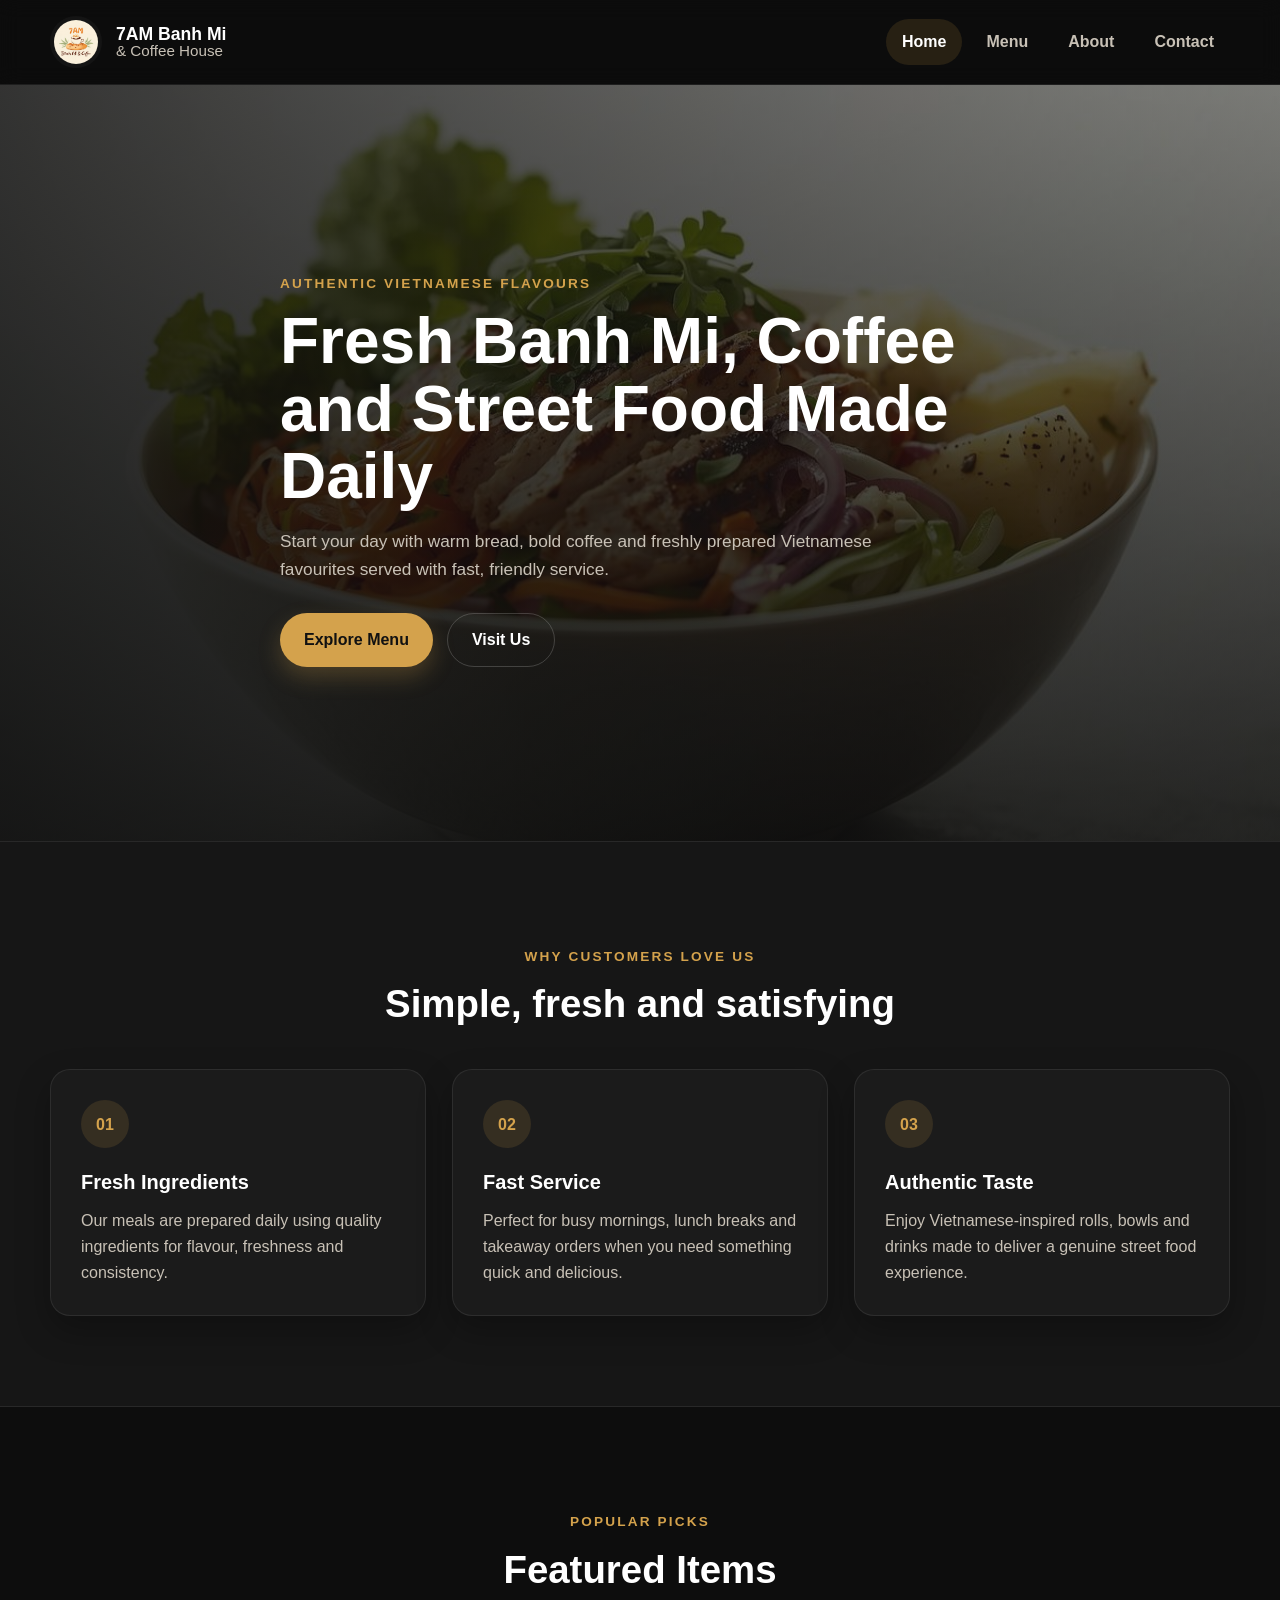
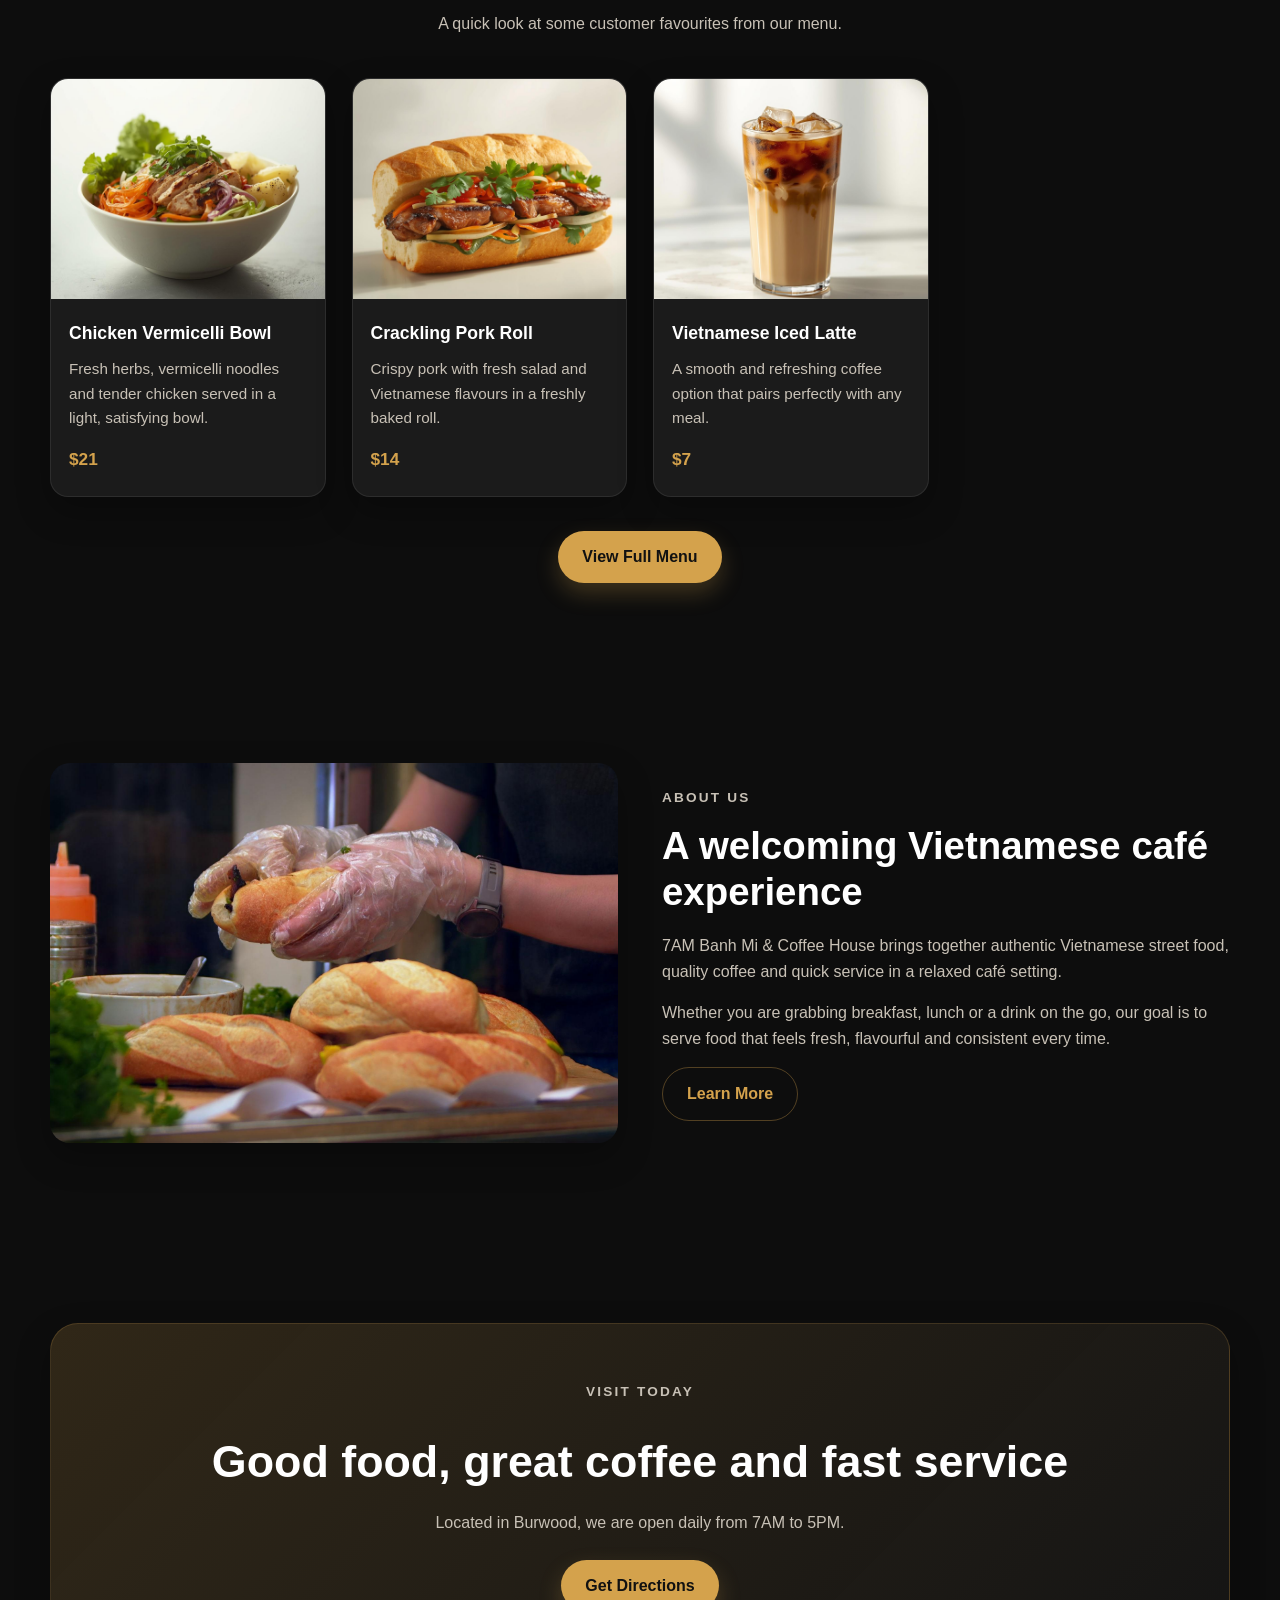
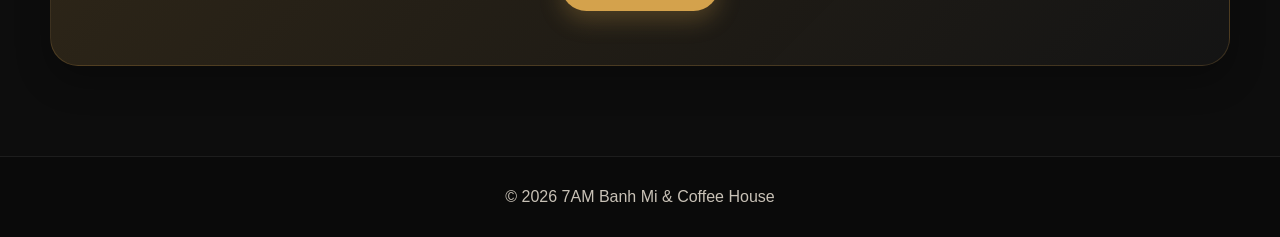
<file: index.html>
<!DOCTYPE html>
<html lang="en">
<head>
<meta charset="UTF-8">
<meta name="viewport" content="width=device-width, initial-scale=1.0">
<title>7AM Banh Mi & Coffee House</title>
<link rel="stylesheet" href="css/styles.css">
</head>

<body>

<header class="header">
    <div class="container nav-container">
        <a href="index.html" class="brand">
            <img src="images/logo.png" alt="7AM Banh Mi & Coffee House logo">
            <div class="brand-text">
                <span class="brand-title">7AM Banh Mi</span>
                <span class="brand-subtitle">& Coffee House</span>
            </div>
        </a>

        <nav class="nav">
            <a href="index.html" class="active">Home</a>
            <a href="menu.html">Menu</a>
            <a href="about.html">About</a>
            <a href="contact.html">Contact</a>
        </nav>
    </div>
</header>

<main>
    <section class="hero">
        <div class="hero-overlay"></div>
        <div class="container hero-content">
            <p class="eyebrow">Authentic Vietnamese flavours</p>
            <h1>Fresh Banh Mi, Coffee and Street Food Made Daily</h1>
            <p class="hero-description">
                Start your day with warm bread, bold coffee and freshly prepared Vietnamese favourites
                served with fast, friendly service.
            </p>

            <div class="hero-buttons">
                <a href="menu.html" class="btn">Explore Menu</a>
                <a href="contact.html" class="btn btn-secondary">Visit Us</a>
            </div>
        </div>
    </section>

    <section class="features section">
        <div class="container">
            <div class="section-heading">
                <p class="eyebrow">Why customers love us</p>
                <h2 class="section-title">Simple, fresh and satisfying</h2>
            </div>

            <div class="feature-grid">
                <div class="feature-box">
                    <div class="feature-icon">01</div>
                    <h3>Fresh Ingredients</h3>
                    <p>Our meals are prepared daily using quality ingredients for flavour, freshness and consistency.</p>
                </div>

                <div class="feature-box">
                    <div class="feature-icon">02</div>
                    <h3>Fast Service</h3>
                    <p>Perfect for busy mornings, lunch breaks and takeaway orders when you need something quick and delicious.</p>
                </div>

                <div class="feature-box">
                    <div class="feature-icon">03</div>
                    <h3>Authentic Taste</h3>
                    <p>Enjoy Vietnamese-inspired rolls, bowls and drinks made to deliver a genuine street food experience.</p>
                </div>
            </div>
        </div>
    </section>

    <section class="menu-preview section">
        <div class="container">
            <div class="section-heading">
                <p class="eyebrow">Popular picks</p>
                <h2 class="section-title">Featured Items</h2>
                <p class="section-text">
                    A quick look at some customer favourites from our menu.
                </p>
            </div>

            <div class="menu-grid">
                <article class="menu-item">
                    <img src="images/item1.jpg" alt="Chicken Vermicelli Bowl">
                    <div class="menu-item-content">
                        <h3>Chicken Vermicelli Bowl</h3>
                        <p>Fresh herbs, vermicelli noodles and tender chicken served in a light, satisfying bowl.</p>
                        <span>$21</span>
                    </div>
                </article>

                <article class="menu-item">
                    <img src="images/item8.jpg" alt="Crackling Pork Roll">
                    <div class="menu-item-content">
                        <h3>Crackling Pork Roll</h3>
                        <p>Crispy pork with fresh salad and Vietnamese flavours in a freshly baked roll.</p>
                        <span>$14</span>
                    </div>
                </article>

                <article class="menu-item">
                    <img src="images/item26.jpg" alt="Vietnamese Iced Latte">
                    <div class="menu-item-content">
                        <h3>Vietnamese Iced Latte</h3>
                        <p>A smooth and refreshing coffee option that pairs perfectly with any meal.</p>
                        <span>$7</span>
                    </div>
                </article>
            </div>

            <div class="section-action">
                <a href="menu.html" class="btn">View Full Menu</a>
            </div>
        </div>
    </section>

    <section class="home-about section">
        <div class="container split-layout">
            <div class="split-image">
                <img src="images/aboutus.jpg" alt="Preparation of banh mi">
            </div>

            <div class="split-content">
                <p class="eyebrow">About us</p>
                <h2 class="section-title left">A welcoming Vietnamese café experience</h2>
                <p>
                    7AM Banh Mi & Coffee House brings together authentic Vietnamese street food,
                    quality coffee and quick service in a relaxed café setting.
                </p>
                <p>
                    Whether you are grabbing breakfast, lunch or a drink on the go, our goal is
                    to serve food that feels fresh, flavourful and consistent every time.
                </p>
                <a href="about.html" class="btn btn-outline">Learn More</a>
            </div>
        </div>
    </section>

    <section class="cta section">
        <div class="container cta-box">
            <p class="eyebrow">Visit today</p>
            <h2>Good food, great coffee and fast service</h2>
            <p>Located in Burwood, we are open daily from 7AM to 5PM.</p>
            <a href="contact.html" class="btn">Get Directions</a>
        </div>
    </section>
</main>

<footer class="footer">
    <div class="container footer-content">
        <p>© 2026 7AM Banh Mi & Coffee House</p>
    </div>
</footer>

</body>
</html>
</file>
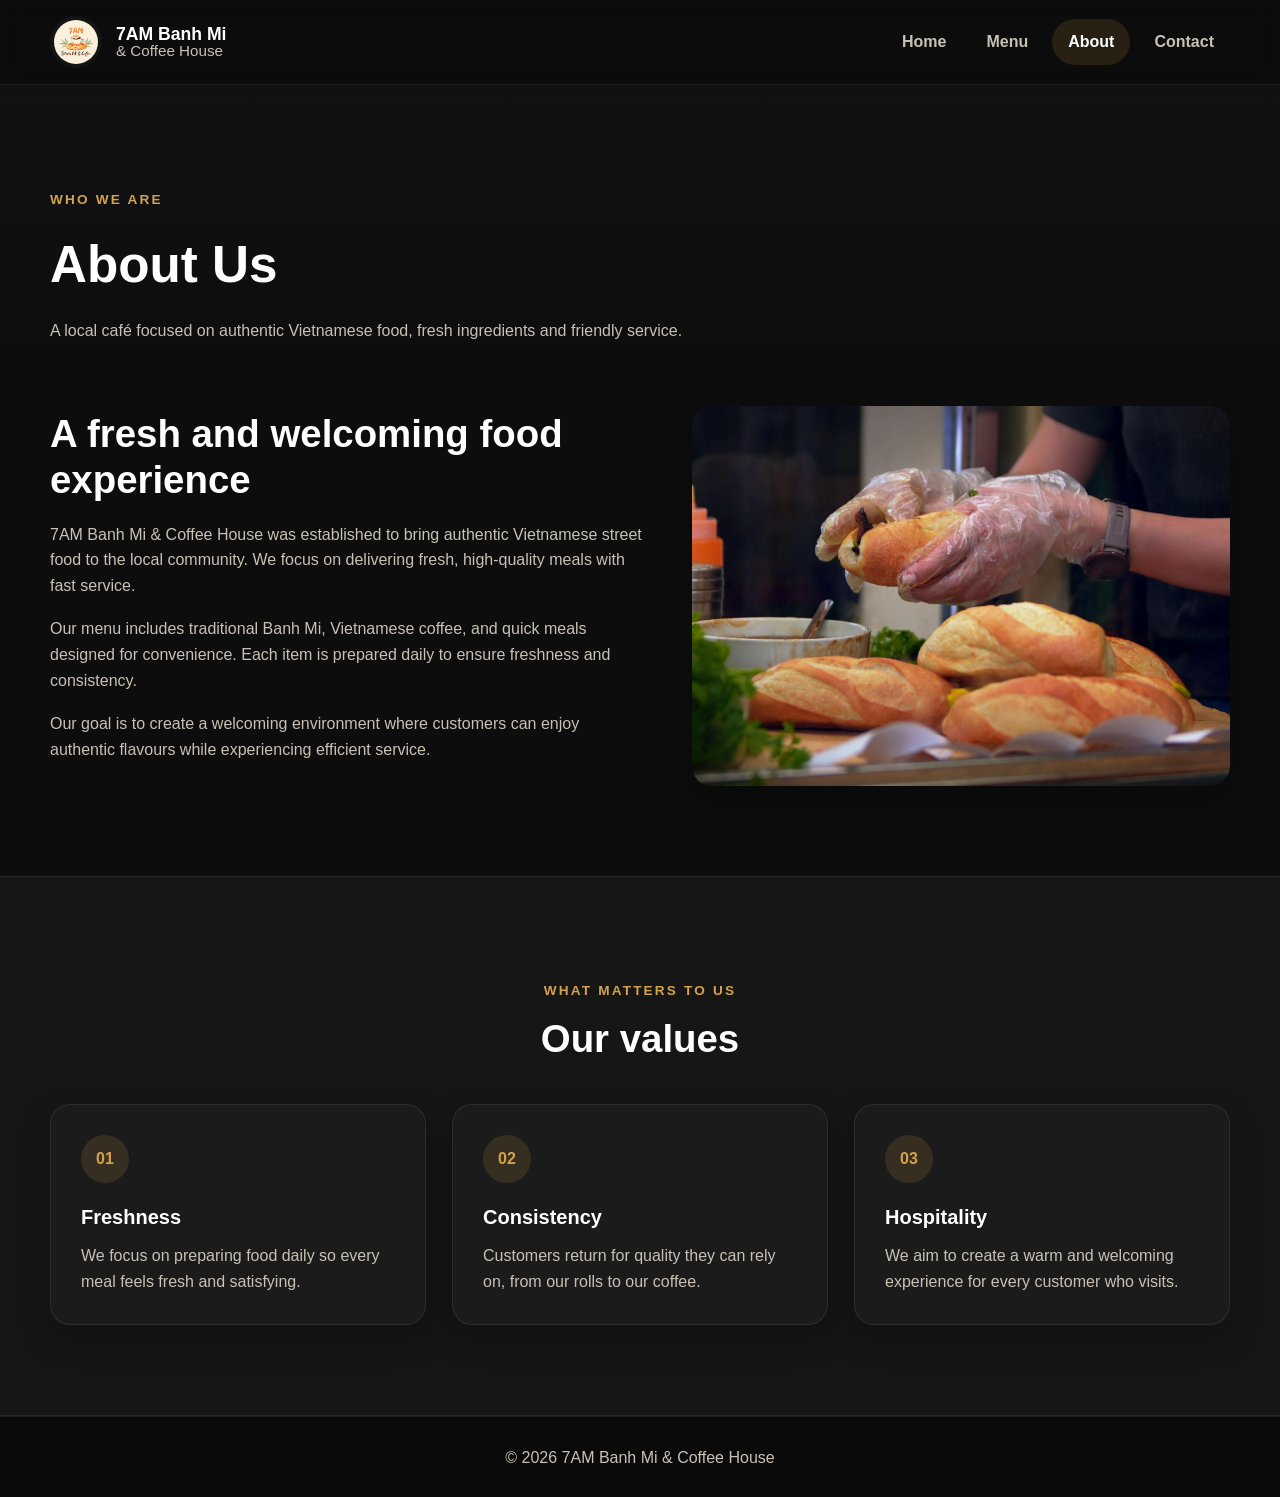
<file: about.html>
<!DOCTYPE html>
<html lang="en">
<head>
<meta charset="UTF-8">
<meta name="viewport" content="width=device-width, initial-scale=1.0">
<title>About | 7AM Banh Mi & Coffee House</title>
<link rel="stylesheet" href="css/styles.css">
</head>

<body>

<header class="header">
    <div class="container nav-container">
        <a href="index.html" class="brand">
            <img src="images/logo.png" alt="7AM Banh Mi & Coffee House logo">
            <div class="brand-text">
                <span class="brand-title">7AM Banh Mi</span>
                <span class="brand-subtitle">& Coffee House</span>
            </div>
        </a>

        <nav class="nav">
            <a href="index.html">Home</a>
            <a href="menu.html">Menu</a>
            <a href="about.html" class="active">About</a>
            <a href="contact.html">Contact</a>
        </nav>
    </div>
</header>

<main>
    <section class="page-hero small-hero">
        <div class="container">
            <p class="eyebrow">Who we are</p>
            <h1>About Us</h1>
            <p class="page-hero-text">
                A local café focused on authentic Vietnamese food, fresh ingredients and friendly service.
            </p>
        </div>
    </section>

    <section class="about-page section">
        <div class="container">
            <div class="about-container">
                <div class="about-text">
                    <h2 class="section-title left">A fresh and welcoming food experience</h2>

                    <p>
                        7AM Banh Mi & Coffee House was established to bring authentic Vietnamese
                        street food to the local community. We focus on delivering fresh,
                        high-quality meals with fast service.
                    </p>

                    <p>
                        Our menu includes traditional Banh Mi, Vietnamese coffee, and quick meals
                        designed for convenience. Each item is prepared daily to ensure freshness
                        and consistency.
                    </p>

                    <p>
                        Our goal is to create a welcoming environment where customers can enjoy
                        authentic flavours while experiencing efficient service.
                    </p>
                </div>

                <div class="about-image">
                    <img src="images/aboutus.jpg" alt="Banh mi being prepared">
                </div>
            </div>
        </div>
    </section>

    <section class="values section">
        <div class="container">
            <div class="section-heading">
                <p class="eyebrow">What matters to us</p>
                <h2 class="section-title">Our values</h2>
            </div>

            <div class="feature-grid">
                <div class="feature-box">
                    <div class="feature-icon">01</div>
                    <h3>Freshness</h3>
                    <p>We focus on preparing food daily so every meal feels fresh and satisfying.</p>
                </div>

                <div class="feature-box">
                    <div class="feature-icon">02</div>
                    <h3>Consistency</h3>
                    <p>Customers return for quality they can rely on, from our rolls to our coffee.</p>
                </div>

                <div class="feature-box">
                    <div class="feature-icon">03</div>
                    <h3>Hospitality</h3>
                    <p>We aim to create a warm and welcoming experience for every customer who visits.</p>
                </div>
            </div>
        </div>
    </section>
</main>

<footer class="footer">
    <div class="container footer-content">
        <p>© 2026 7AM Banh Mi & Coffee House</p>
    </div>
</footer>

</body>
</html>
</file>
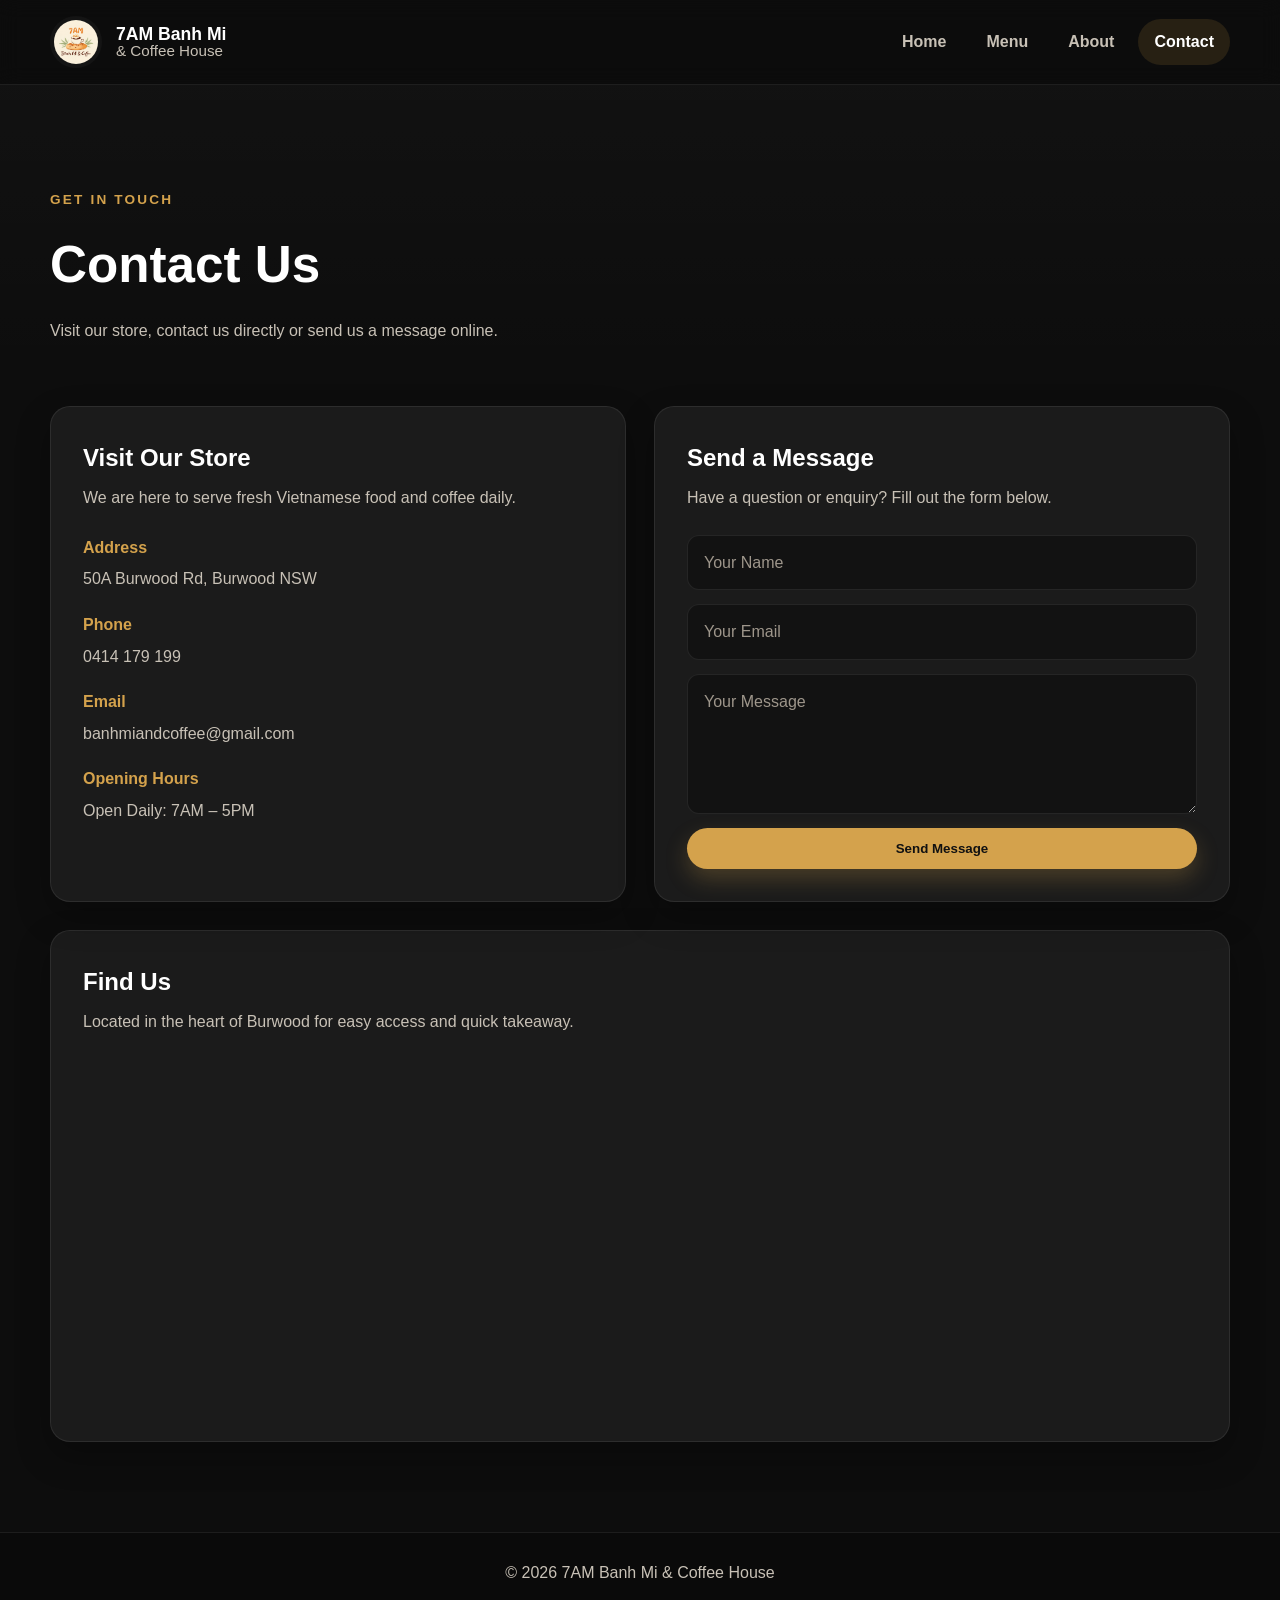
<file: contact.html>
<!DOCTYPE html>
<html lang="en">
<head>
<meta charset="UTF-8">
<meta name="viewport" content="width=device-width, initial-scale=1.0">
<title>Contact | 7AM Banh Mi & Coffee House</title>
<link rel="stylesheet" href="css/styles.css">
</head>

<body>

<header class="header">
    <div class="container nav-container">
        <a href="index.html" class="brand">
            <img src="images/logo.png" alt="7AM Banh Mi & Coffee House logo">
            <div class="brand-text">
                <span class="brand-title">7AM Banh Mi</span>
                <span class="brand-subtitle">& Coffee House</span>
            </div>
        </a>

        <nav class="nav">
            <a href="index.html">Home</a>
            <a href="menu.html">Menu</a>
            <a href="about.html">About</a>
            <a href="contact.html" class="active">Contact</a>
        </nav>
    </div>
</header>

<main>
    <section class="page-hero small-hero">
        <div class="container">
            <p class="eyebrow">Get in touch</p>
            <h1>Contact Us</h1>
            <p class="page-hero-text">
                Visit our store, contact us directly or send us a message online.
            </p>
        </div>
    </section>

    <section class="contact-page section">
        <div class="container">
            <div class="contact-container">

                <div class="contact-info card">
                    <h2>Visit Our Store</h2>
                    <p class="contact-intro">
                        We are here to serve fresh Vietnamese food and coffee daily.
                    </p>

                    <div class="contact-detail">
                        <h3>Address</h3>
                        <p>50A Burwood Rd, Burwood NSW</p>
                    </div>

                    <div class="contact-detail">
                        <h3>Phone</h3>
                        <p>0414 179 199</p>
                    </div>

                    <div class="contact-detail">
                        <h3>Email</h3>
                        <p>banhmiandcoffee@gmail.com</p>
                    </div>

                    <div class="contact-detail">
                        <h3>Opening Hours</h3>
                        <p>Open Daily: 7AM – 5PM</p>
                    </div>
                </div>

                <div class="contact-form card">
                    <h2>Send a Message</h2>
                    <p class="contact-intro">
                        Have a question or enquiry? Fill out the form below.
                    </p>

                    <form>
                        <input type="text" placeholder="Your Name" required>
                        <input type="email" placeholder="Your Email" required>
                        <textarea placeholder="Your Message" required></textarea>
                        <button type="submit" class="btn">Send Message</button>
                    </form>
                </div>

            </div>

            <div class="map-section card">
                <div class="map-header">
                    <h2>Find Us</h2>
                    <p>Located in the heart of Burwood for easy access and quick takeaway.</p>
                </div>

                <iframe
                    src="https://maps.google.com/maps?q=50A%20Burwood%20Rd%20Burwood%20NSW&t=&z=15&ie=UTF8&iwloc=&output=embed"
                    width="100%" height="350" style="border:0;" loading="lazy" referrerpolicy="no-referrer-when-downgrade">
                </iframe>
            </div>
        </div>
    </section>
</main>

<footer class="footer">
    <div class="container footer-content">
        <p>© 2026 7AM Banh Mi & Coffee House</p>
    </div>
</footer>

</body>
</html>
</file>
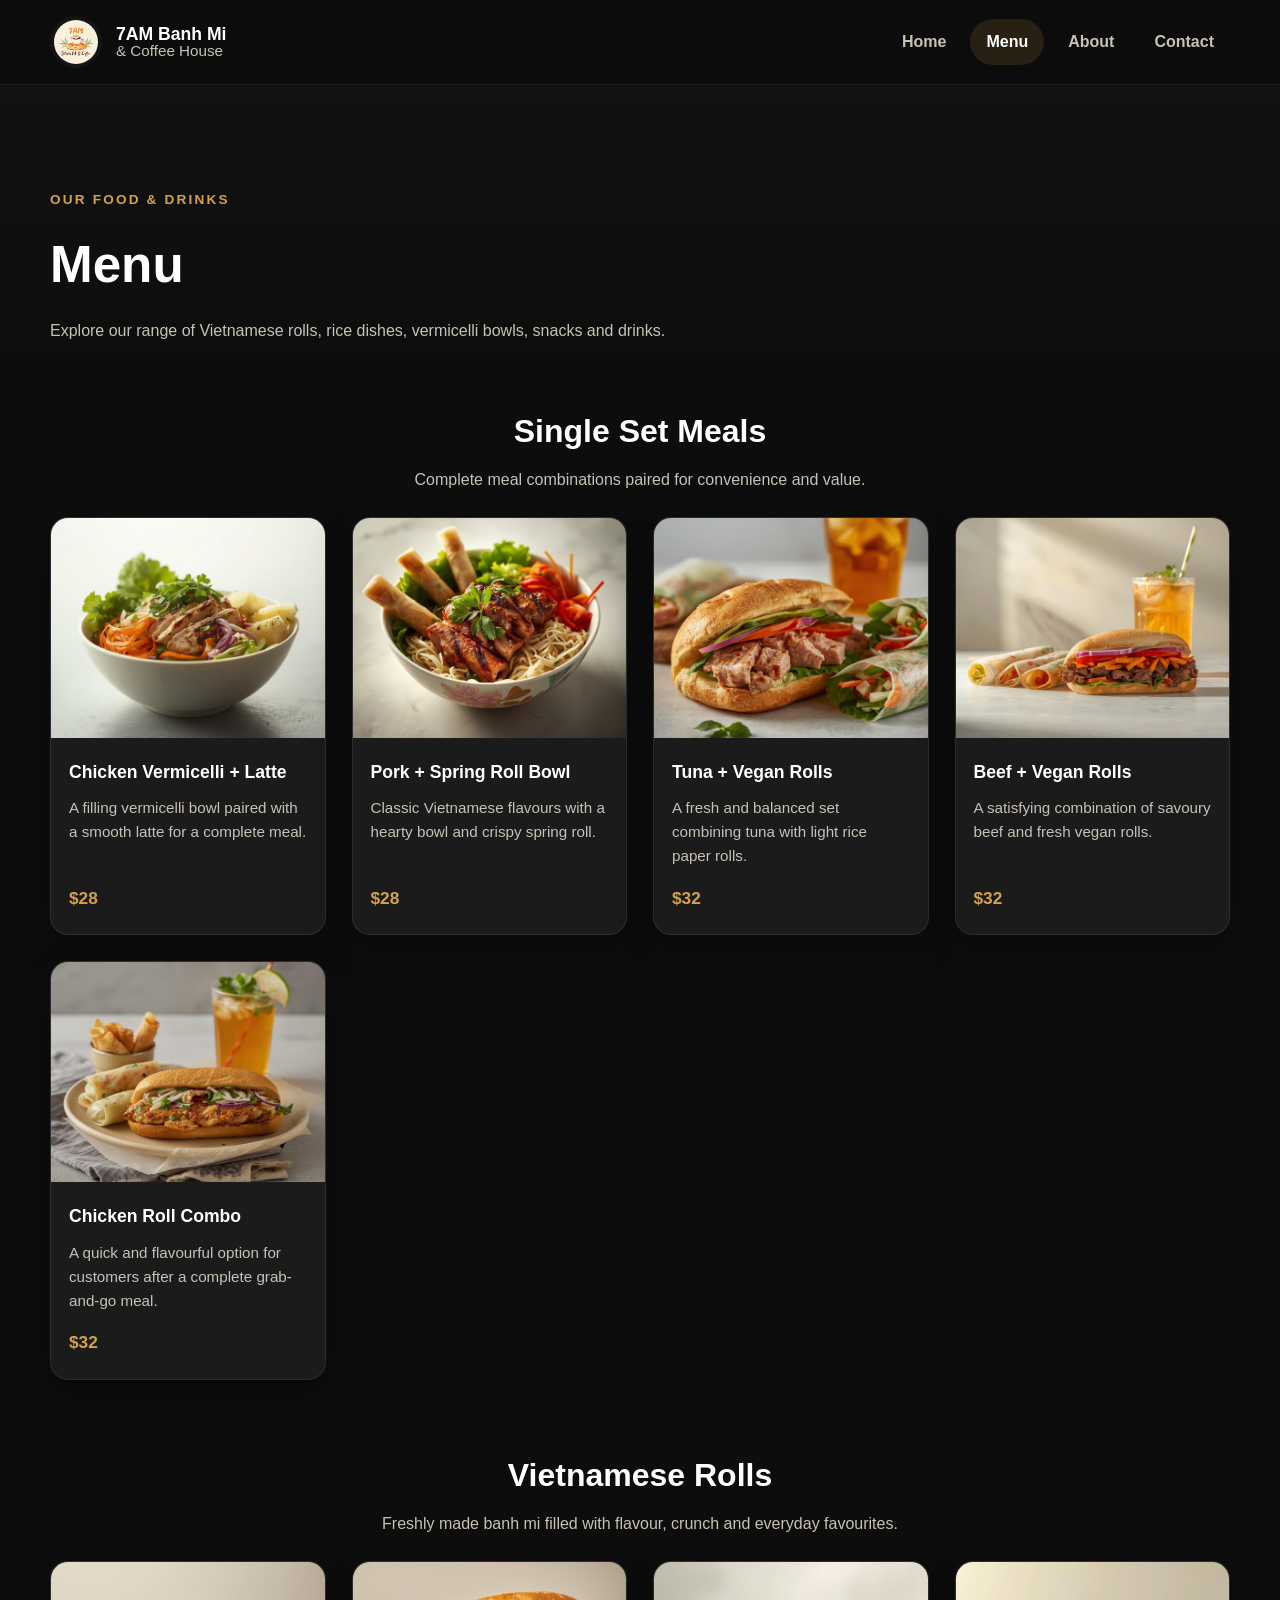
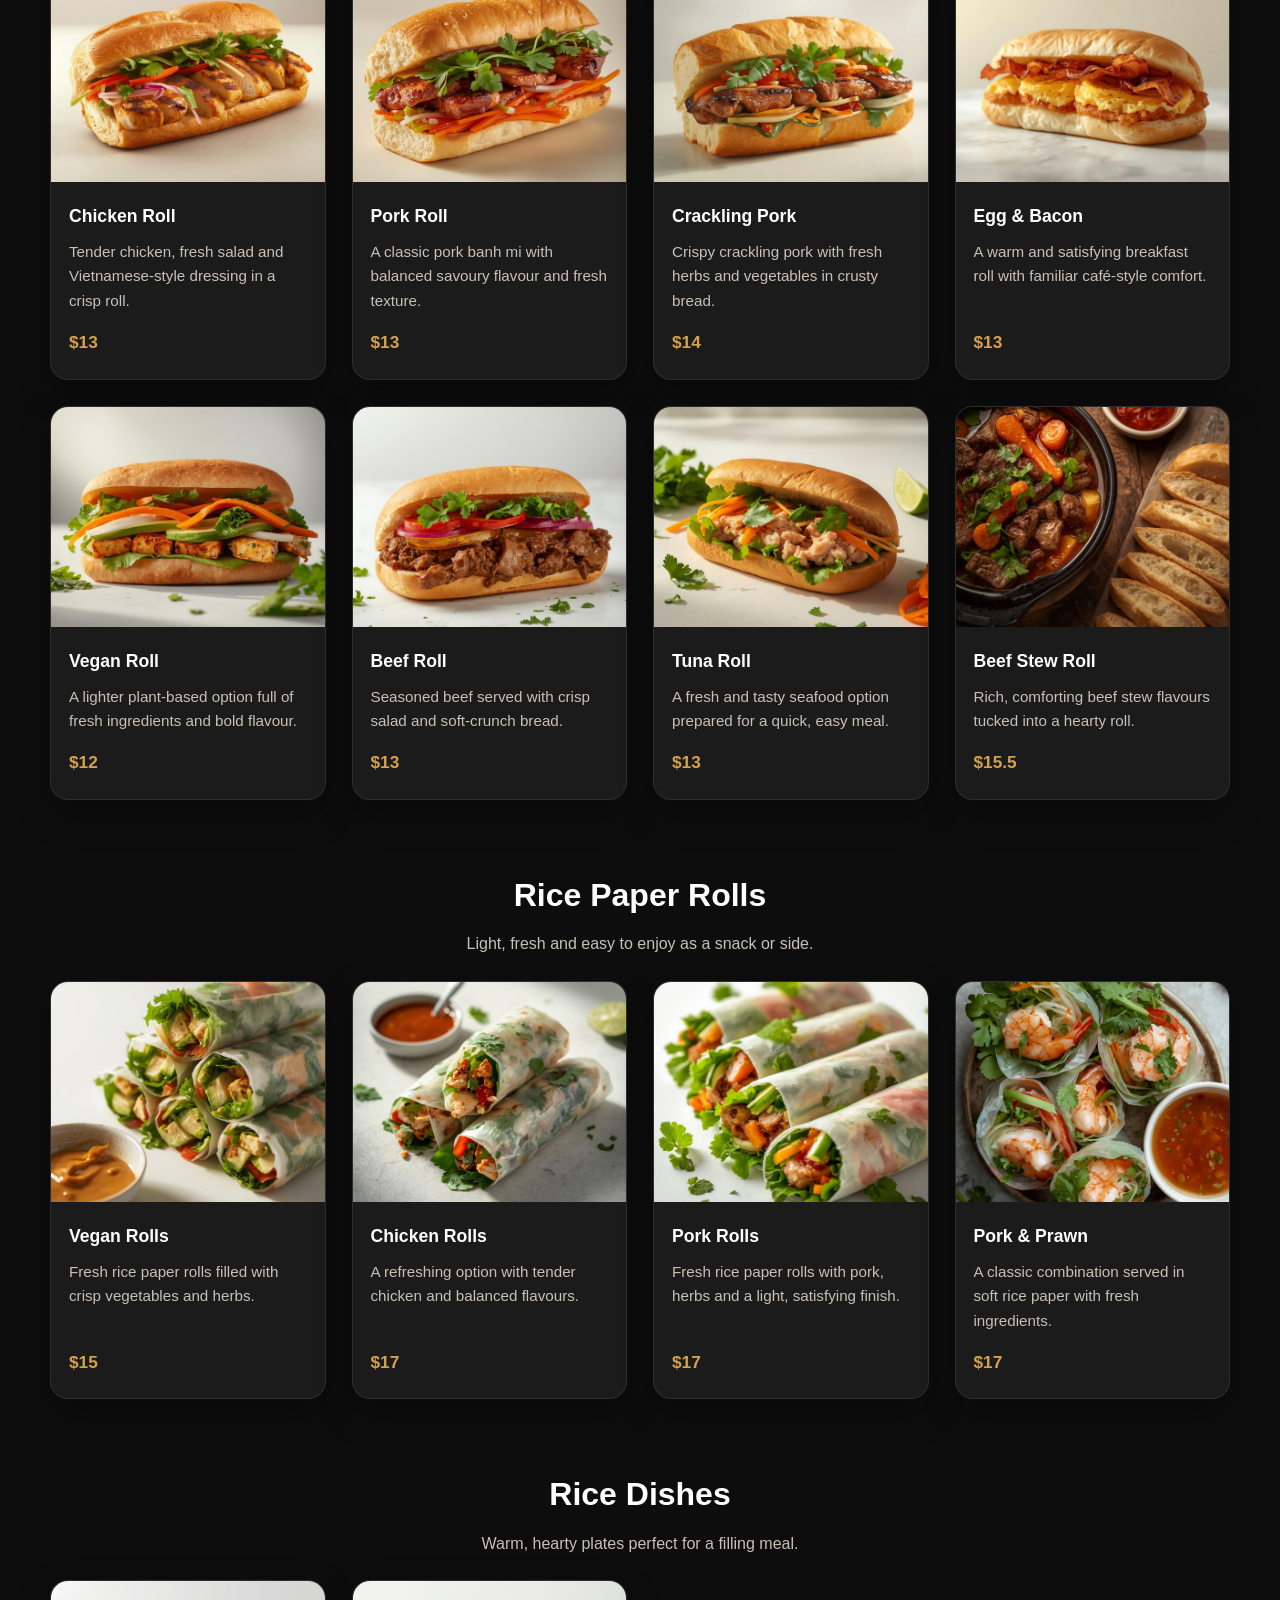
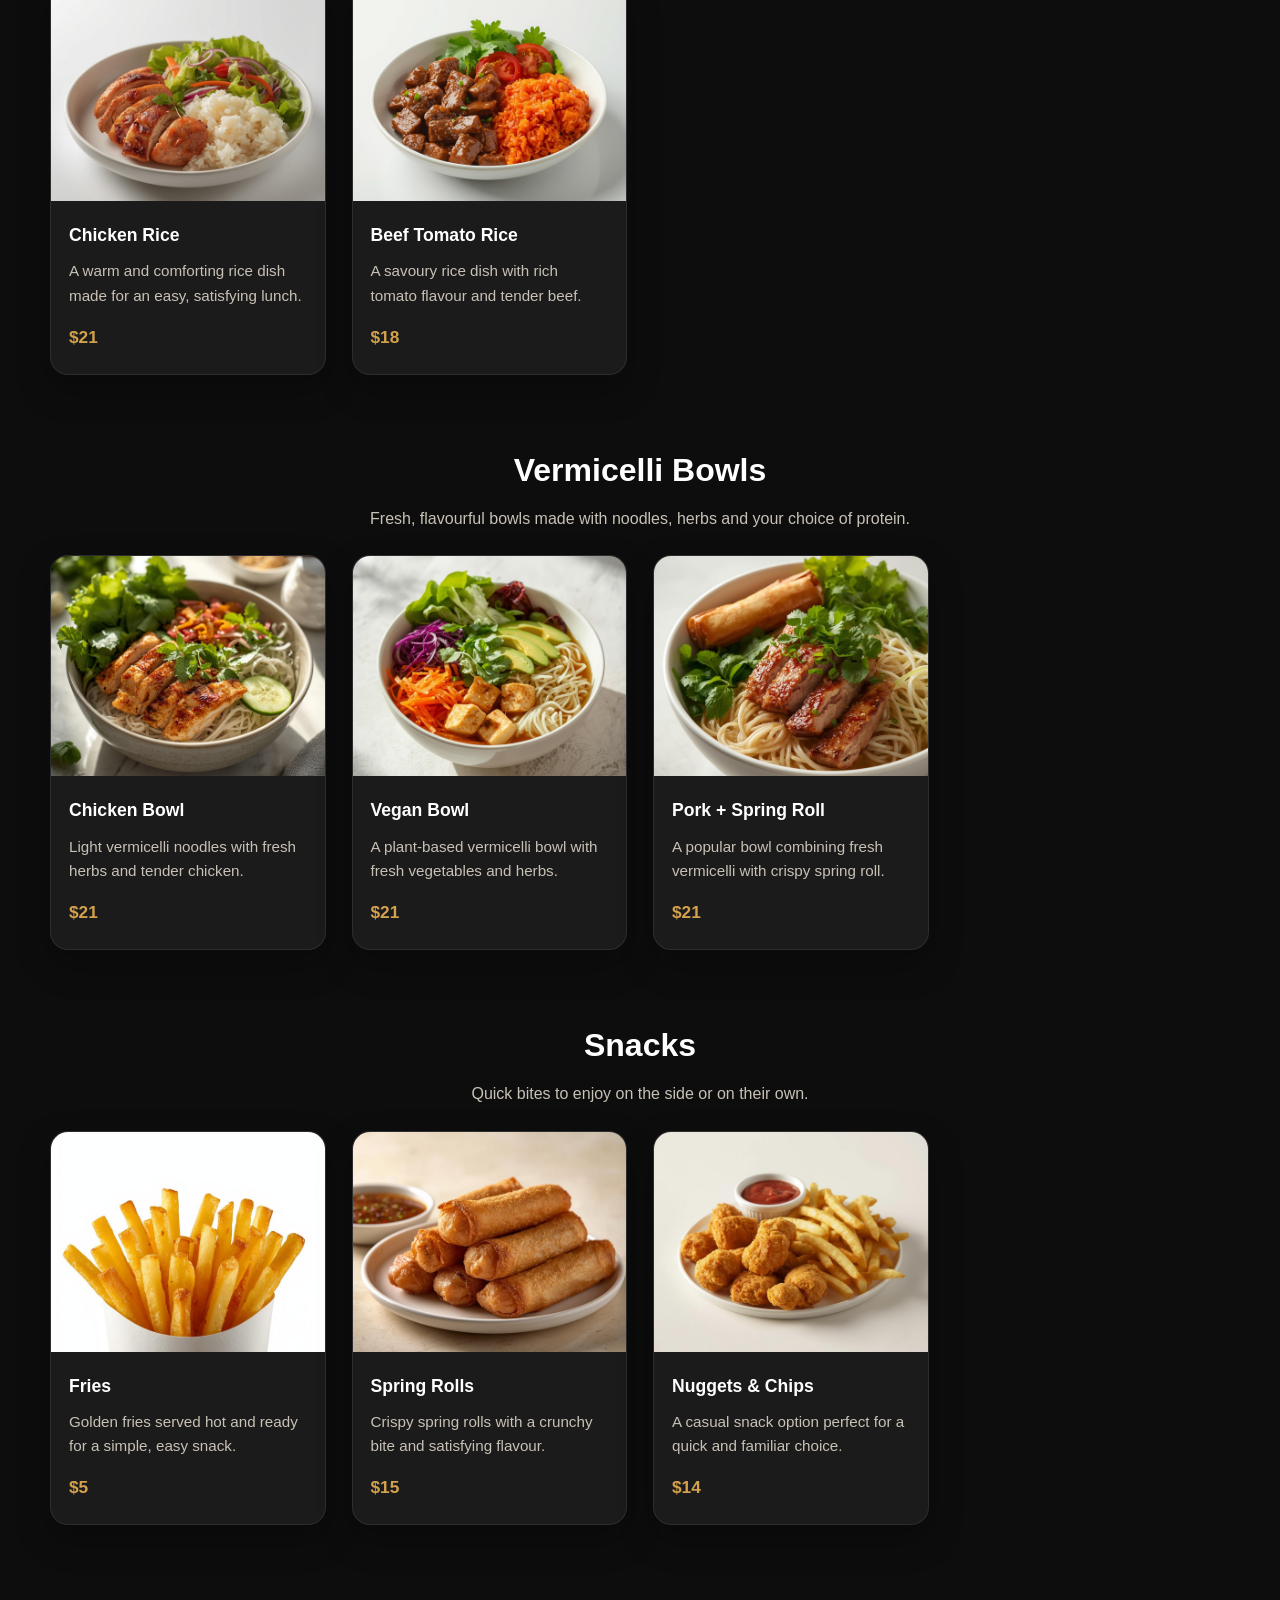
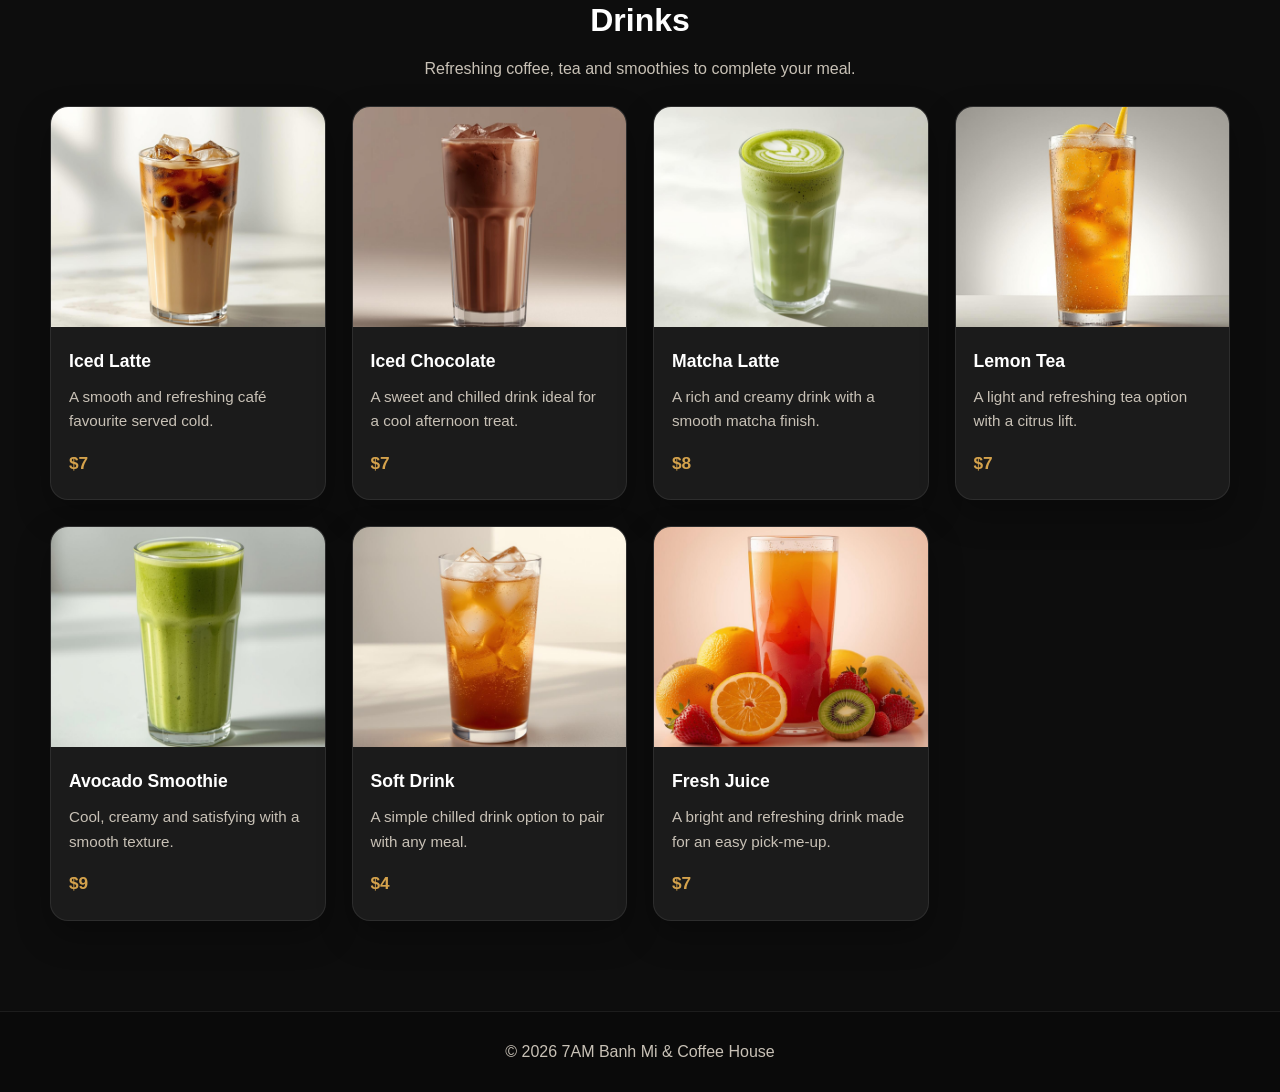
<file: menu.html>
<!DOCTYPE html>
<html lang="en">
<head>
<meta charset="UTF-8">
<meta name="viewport" content="width=device-width, initial-scale=1.0">
<title>Menu | 7AM Banh Mi & Coffee House</title>
<link rel="stylesheet" href="css/styles.css">
</head>

<body>

<header class="header">
    <div class="container nav-container">
        <a href="index.html" class="brand">
            <img src="images/logo.png" alt="7AM Banh Mi & Coffee House logo">
            <div class="brand-text">
                <span class="brand-title">7AM Banh Mi</span>
                <span class="brand-subtitle">& Coffee House</span>
            </div>
        </a>

        <nav class="nav">
            <a href="index.html">Home</a>
            <a href="menu.html" class="active">Menu</a>
            <a href="about.html">About</a>
            <a href="contact.html">Contact</a>
        </nav>
    </div>
</header>

<main>
    <section class="page-hero small-hero">
        <div class="container">
            <p class="eyebrow">Our food & drinks</p>
            <h1>Menu</h1>
            <p class="page-hero-text">
                Explore our range of Vietnamese rolls, rice dishes, vermicelli bowls, snacks and drinks.
            </p>
        </div>
    </section>

    <section class="menu-page section">
        <div class="container">

            <div class="menu-section">
                <div class="menu-section-header">
                    <h2>Single Set Meals</h2>
                    <p>Complete meal combinations paired for convenience and value.</p>
                </div>

                <div class="menu-grid">
                    <article class="menu-item">
                        <img src="images/item1.jpg" alt="Chicken Vermicelli and Latte">
                        <div class="menu-item-content">
                            <h3>Chicken Vermicelli + Latte</h3>
                            <p>A filling vermicelli bowl paired with a smooth latte for a complete meal.</p>
                            <span>$28</span>
                        </div>
                    </article>

                    <article class="menu-item">
                        <img src="images/item2.jpg" alt="Pork and Spring Roll Bowl">
                        <div class="menu-item-content">
                            <h3>Pork + Spring Roll Bowl</h3>
                            <p>Classic Vietnamese flavours with a hearty bowl and crispy spring roll.</p>
                            <span>$28</span>
                        </div>
                    </article>

                    <article class="menu-item">
                        <img src="images/item3.jpg" alt="Tuna and Vegan Rolls">
                        <div class="menu-item-content">
                            <h3>Tuna + Vegan Rolls</h3>
                            <p>A fresh and balanced set combining tuna with light rice paper rolls.</p>
                            <span>$32</span>
                        </div>
                    </article>

                    <article class="menu-item">
                        <img src="images/item4.jpg" alt="Beef and Vegan Rolls">
                        <div class="menu-item-content">
                            <h3>Beef + Vegan Rolls</h3>
                            <p>A satisfying combination of savoury beef and fresh vegan rolls.</p>
                            <span>$32</span>
                        </div>
                    </article>

                    <article class="menu-item">
                        <img src="images/item5.jpg" alt="Chicken Roll Combo">
                        <div class="menu-item-content">
                            <h3>Chicken Roll Combo</h3>
                            <p>A quick and flavourful option for customers after a complete grab-and-go meal.</p>
                            <span>$32</span>
                        </div>
                    </article>
                </div>
            </div>

            <div class="menu-section">
                <div class="menu-section-header">
                    <h2>Vietnamese Rolls</h2>
                    <p>Freshly made banh mi filled with flavour, crunch and everyday favourites.</p>
                </div>

                <div class="menu-grid">
                    <article class="menu-item">
                        <img src="images/item6.jpg" alt="Chicken Roll">
                        <div class="menu-item-content">
                            <h3>Chicken Roll</h3>
                            <p>Tender chicken, fresh salad and Vietnamese-style dressing in a crisp roll.</p>
                            <span>$13</span>
                        </div>
                    </article>

                    <article class="menu-item">
                        <img src="images/item7.jpg" alt="Pork Roll">
                        <div class="menu-item-content">
                            <h3>Pork Roll</h3>
                            <p>A classic pork banh mi with balanced savoury flavour and fresh texture.</p>
                            <span>$13</span>
                        </div>
                    </article>

                    <article class="menu-item">
                        <img src="images/item8.jpg" alt="Crackling Pork Roll">
                        <div class="menu-item-content">
                            <h3>Crackling Pork</h3>
                            <p>Crispy crackling pork with fresh herbs and vegetables in crusty bread.</p>
                            <span>$14</span>
                        </div>
                    </article>

                    <article class="menu-item">
                        <img src="images/item9.jpg" alt="Egg and Bacon Roll">
                        <div class="menu-item-content">
                            <h3>Egg & Bacon</h3>
                            <p>A warm and satisfying breakfast roll with familiar café-style comfort.</p>
                            <span>$13</span>
                        </div>
                    </article>

                    <article class="menu-item">
                        <img src="images/item10.jpg" alt="Vegan Roll">
                        <div class="menu-item-content">
                            <h3>Vegan Roll</h3>
                            <p>A lighter plant-based option full of fresh ingredients and bold flavour.</p>
                            <span>$12</span>
                        </div>
                    </article>

                    <article class="menu-item">
                        <img src="images/item11.jpg" alt="Beef Roll">
                        <div class="menu-item-content">
                            <h3>Beef Roll</h3>
                            <p>Seasoned beef served with crisp salad and soft-crunch bread.</p>
                            <span>$13</span>
                        </div>
                    </article>

                    <article class="menu-item">
                        <img src="images/item12.jpg" alt="Tuna Roll">
                        <div class="menu-item-content">
                            <h3>Tuna Roll</h3>
                            <p>A fresh and tasty seafood option prepared for a quick, easy meal.</p>
                            <span>$13</span>
                        </div>
                    </article>

                    <article class="menu-item">
                        <img src="images/item13.jpg" alt="Beef Stew Roll">
                        <div class="menu-item-content">
                            <h3>Beef Stew Roll</h3>
                            <p>Rich, comforting beef stew flavours tucked into a hearty roll.</p>
                            <span>$15.5</span>
                        </div>
                    </article>
                </div>
            </div>

            <div class="menu-section">
                <div class="menu-section-header">
                    <h2>Rice Paper Rolls</h2>
                    <p>Light, fresh and easy to enjoy as a snack or side.</p>
                </div>

                <div class="menu-grid">
                    <article class="menu-item">
                        <img src="images/item14.jpg" alt="Vegan Rice Paper Rolls">
                        <div class="menu-item-content">
                            <h3>Vegan Rolls</h3>
                            <p>Fresh rice paper rolls filled with crisp vegetables and herbs.</p>
                            <span>$15</span>
                        </div>
                    </article>

                    <article class="menu-item">
                        <img src="images/item15.jpg" alt="Chicken Rice Paper Rolls">
                        <div class="menu-item-content">
                            <h3>Chicken Rolls</h3>
                            <p>A refreshing option with tender chicken and balanced flavours.</p>
                            <span>$17</span>
                        </div>
                    </article>

                    <article class="menu-item">
                        <img src="images/item16.jpg" alt="Pork Rice Paper Rolls">
                        <div class="menu-item-content">
                            <h3>Pork Rolls</h3>
                            <p>Fresh rice paper rolls with pork, herbs and a light, satisfying finish.</p>
                            <span>$17</span>
                        </div>
                    </article>

                    <article class="menu-item">
                        <img src="images/item17.jpg" alt="Pork and Prawn Rice Paper Rolls">
                        <div class="menu-item-content">
                            <h3>Pork & Prawn</h3>
                            <p>A classic combination served in soft rice paper with fresh ingredients.</p>
                            <span>$17</span>
                        </div>
                    </article>
                </div>
            </div>

            <div class="menu-section">
                <div class="menu-section-header">
                    <h2>Rice Dishes</h2>
                    <p>Warm, hearty plates perfect for a filling meal.</p>
                </div>

                <div class="menu-grid">
                    <article class="menu-item">
                        <img src="images/item18.jpg" alt="Chicken Rice">
                        <div class="menu-item-content">
                            <h3>Chicken Rice</h3>
                            <p>A warm and comforting rice dish made for an easy, satisfying lunch.</p>
                            <span>$21</span>
                        </div>
                    </article>

                    <article class="menu-item">
                        <img src="images/item19.jpg" alt="Beef Tomato Rice">
                        <div class="menu-item-content">
                            <h3>Beef Tomato Rice</h3>
                            <p>A savoury rice dish with rich tomato flavour and tender beef.</p>
                            <span>$18</span>
                        </div>
                    </article>
                </div>
            </div>

            <div class="menu-section">
                <div class="menu-section-header">
                    <h2>Vermicelli Bowls</h2>
                    <p>Fresh, flavourful bowls made with noodles, herbs and your choice of protein.</p>
                </div>

                <div class="menu-grid">
                    <article class="menu-item">
                        <img src="images/item20.jpg" alt="Chicken Vermicelli Bowl">
                        <div class="menu-item-content">
                            <h3>Chicken Bowl</h3>
                            <p>Light vermicelli noodles with fresh herbs and tender chicken.</p>
                            <span>$21</span>
                        </div>
                    </article>

                    <article class="menu-item">
                        <img src="images/item21.jpg" alt="Vegan Vermicelli Bowl">
                        <div class="menu-item-content">
                            <h3>Vegan Bowl</h3>
                            <p>A plant-based vermicelli bowl with fresh vegetables and herbs.</p>
                            <span>$21</span>
                        </div>
                    </article>

                    <article class="menu-item">
                        <img src="images/item22.jpg" alt="Pork and Spring Roll Vermicelli Bowl">
                        <div class="menu-item-content">
                            <h3>Pork + Spring Roll</h3>
                            <p>A popular bowl combining fresh vermicelli with crispy spring roll.</p>
                            <span>$21</span>
                        </div>
                    </article>
                </div>
            </div>

            <div class="menu-section">
                <div class="menu-section-header">
                    <h2>Snacks</h2>
                    <p>Quick bites to enjoy on the side or on their own.</p>
                </div>

                <div class="menu-grid">
                    <article class="menu-item">
                        <img src="images/item23.jpg" alt="Fries">
                        <div class="menu-item-content">
                            <h3>Fries</h3>
                            <p>Golden fries served hot and ready for a simple, easy snack.</p>
                            <span>$5</span>
                        </div>
                    </article>

                    <article class="menu-item">
                        <img src="images/item24.jpg" alt="Spring Rolls">
                        <div class="menu-item-content">
                            <h3>Spring Rolls</h3>
                            <p>Crispy spring rolls with a crunchy bite and satisfying flavour.</p>
                            <span>$15</span>
                        </div>
                    </article>

                    <article class="menu-item">
                        <img src="images/item25.jpg" alt="Nuggets and Chips">
                        <div class="menu-item-content">
                            <h3>Nuggets & Chips</h3>
                            <p>A casual snack option perfect for a quick and familiar choice.</p>
                            <span>$14</span>
                        </div>
                    </article>
                </div>
            </div>

            <div class="menu-section">
                <div class="menu-section-header">
                    <h2>Drinks</h2>
                    <p>Refreshing coffee, tea and smoothies to complete your meal.</p>
                </div>

                <div class="menu-grid">
                    <article class="menu-item">
                        <img src="images/item26.jpg" alt="Iced Latte">
                        <div class="menu-item-content">
                            <h3>Iced Latte</h3>
                            <p>A smooth and refreshing café favourite served cold.</p>
                            <span>$7</span>
                        </div>
                    </article>

                    <article class="menu-item">
                        <img src="images/item27.jpg" alt="Iced Chocolate">
                        <div class="menu-item-content">
                            <h3>Iced Chocolate</h3>
                            <p>A sweet and chilled drink ideal for a cool afternoon treat.</p>
                            <span>$7</span>
                        </div>
                    </article>

                    <article class="menu-item">
                        <img src="images/item28.jpg" alt="Matcha Latte">
                        <div class="menu-item-content">
                            <h3>Matcha Latte</h3>
                            <p>A rich and creamy drink with a smooth matcha finish.</p>
                            <span>$8</span>
                        </div>
                    </article>

                    <article class="menu-item">
                        <img src="images/item29.jpg" alt="Lemon Tea">
                        <div class="menu-item-content">
                            <h3>Lemon Tea</h3>
                            <p>A light and refreshing tea option with a citrus lift.</p>
                            <span>$7</span>
                        </div>
                    </article>

                    <article class="menu-item">
                        <img src="images/item30.jpg" alt="Avocado Smoothie">
                        <div class="menu-item-content">
                            <h3>Avocado Smoothie</h3>
                            <p>Cool, creamy and satisfying with a smooth texture.</p>
                            <span>$9</span>
                        </div>
                    </article>

                    <article class="menu-item">
                        <img src="images/item31.jpg" alt="Soft Drink">
                        <div class="menu-item-content">
                            <h3>Soft Drink</h3>
                            <p>A simple chilled drink option to pair with any meal.</p>
                            <span>$4</span>
                        </div>
                    </article>

                    <article class="menu-item">
                        <img src="images/item32.jpg" alt="Fresh Juice">
                        <div class="menu-item-content">
                            <h3>Fresh Juice</h3>
                            <p>A bright and refreshing drink made for an easy pick-me-up.</p>
                            <span>$7</span>
                        </div>
                    </article>
                </div>
            </div>

        </div>
    </section>
</main>

<footer class="footer">
    <div class="container footer-content">
        <p>© 2026 7AM Banh Mi & Coffee House</p>
    </div>
</footer>

</body>
</html>
</file>
<file: css/styles.css>
:root {
    --bg: #0d0d0d;
    --bg-soft: #161616;
    --bg-card: #1b1b1b;
    --text: #f5f1e8;
    --text-soft: #c8c1b6;
    --line: rgba(255, 255, 255, 0.08);
    --accent: #d4a24c;
    --accent-dark: #b88732;
    --white: #ffffff;
    --shadow: 0 14px 34px rgba(0, 0, 0, 0.28);
    --radius-lg: 20px;
    --radius-md: 14px;
    --radius-sm: 10px;
    --container: 1180px;
    --transition: 0.3s ease;
}

* {
    box-sizing: border-box;
}

html {
    scroll-behavior: smooth;
}

body {
    margin: 0;
    font-family: "Segoe UI", Arial, sans-serif;
    background: var(--bg);
    color: var(--text);
    line-height: 1.6;
}

img {
    max-width: 100%;
    display: block;
}

a {
    text-decoration: none;
}

.container {
    width: min(var(--container), calc(100% - 40px));
    margin: 0 auto;
}

.section {
    padding: 90px 0;
}

.section-title {
    font-size: clamp(2rem, 3vw, 2.6rem);
    line-height: 1.2;
    margin: 0 0 18px;
    color: var(--white);
}

.section-title.left {
    text-align: left;
}

.section-heading {
    max-width: 700px;
    margin: 0 auto 42px;
    text-align: center;
}

.section-text,
.page-hero-text {
    color: var(--text-soft);
    font-size: 1rem;
    margin: 0;
}

.eyebrow {
    display: inline-block;
    margin-bottom: 14px;
    font-size: 0.85rem;
    letter-spacing: 0.16em;
    text-transform: uppercase;
    color: var(--accent);
    font-weight: 700;
}

.card {
    background: var(--bg-card);
    border: 1px solid var(--line);
    border-radius: var(--radius-lg);
    box-shadow: var(--shadow);
}

/* Header */
.header {
    position: sticky;
    top: 0;
    z-index: 1000;
    background: rgba(13, 13, 13, 0.92);
    backdrop-filter: blur(10px);
    border-bottom: 1px solid var(--line);
}

.nav-container {
    display: flex;
    align-items: center;
    justify-content: space-between;
    gap: 24px;
    min-height: 84px;
}

.brand {
    display: flex;
    align-items: center;
    gap: 14px;
    color: var(--white);
    min-width: 0;
}

.brand img {
    width: 52px;
    height: 52px;
    object-fit: contain;
    border-radius: 50%;
    background: rgba(255,255,255,0.03);
    padding: 4px;
}

.brand-text {
    display: flex;
    flex-direction: column;
    line-height: 1.05;
}

.brand-title {
    font-size: 1.1rem;
    font-weight: 800;
    color: var(--white);
}

.brand-subtitle {
    font-size: 0.95rem;
    color: var(--text-soft);
}

.nav {
    display: flex;
    align-items: center;
    gap: 8px;
    flex-wrap: wrap;
}

.nav a {
    color: var(--text-soft);
    padding: 10px 16px;
    border-radius: 999px;
    font-weight: 600;
    transition: var(--transition);
}

.nav a:hover,
.nav a.active {
    color: var(--white);
    background: rgba(212, 162, 76, 0.14);
}

/* Buttons */
.btn {
    display: inline-flex;
    align-items: center;
    justify-content: center;
    padding: 13px 24px;
    border-radius: 999px;
    background: var(--accent);
    color: #111;
    font-weight: 700;
    border: none;
    cursor: pointer;
    transition: var(--transition);
    box-shadow: 0 10px 22px rgba(212, 162, 76, 0.25);
}

.btn:hover {
    background: var(--accent-dark);
    transform: translateY(-2px);
}

.btn-secondary {
    background: transparent;
    color: var(--white);
    border: 1px solid rgba(255, 255, 255, 0.18);
    box-shadow: none;
}

.btn-secondary:hover {
    background: rgba(255, 255, 255, 0.08);
    color: var(--white);
}

.btn-outline {
    background: transparent;
    color: var(--accent);
    border: 1px solid rgba(212, 162, 76, 0.35);
    box-shadow: none;
}

.btn-outline:hover {
    background: rgba(212, 162, 76, 0.12);
    color: var(--white);
}

/* Hero */
.hero {
    position: relative;
    min-height: 84vh;
    display: flex;
    align-items: center;
    background: url("../images/item1.jpg") center/cover no-repeat;
}

.hero-overlay {
    position: absolute;
    inset: 0;
    background:
        linear-gradient(to right, rgba(13, 13, 13, 0.82), rgba(13, 13, 13, 0.45)),
        linear-gradient(to top, rgba(13, 13, 13, 0.75), rgba(13, 13, 13, 0.08));
}

.hero-content {
    position: relative;
    z-index: 1;
    max-width: 720px;
    padding: 90px 0;
}

.hero h1 {
    margin: 0 0 18px;
    font-size: clamp(2.6rem, 5vw, 4.8rem);
    line-height: 1.05;
    color: var(--white);
}

.hero-description {
    max-width: 620px;
    font-size: 1.08rem;
    color: var(--text-soft);
    margin-bottom: 30px;
}

.hero-buttons {
    display: flex;
    gap: 14px;
    flex-wrap: wrap;
}

/* Page hero */
.page-hero {
    padding: 90px 0 32px;
    background:
        linear-gradient(to bottom, rgba(255,255,255,0.02), transparent);
}

.small-hero h1 {
    margin: 0 0 12px;
    font-size: clamp(2.2rem, 4vw, 3.4rem);
    color: var(--white);
}

/* Features */
.features {
    background: var(--bg-soft);
    border-top: 1px solid var(--line);
    border-bottom: 1px solid var(--line);
}

.feature-grid {
    display: grid;
    grid-template-columns: repeat(3, 1fr);
    gap: 26px;
}

.feature-box {
    background: var(--bg-card);
    border: 1px solid var(--line);
    border-radius: var(--radius-lg);
    padding: 30px;
    box-shadow: var(--shadow);
    transition: var(--transition);
}

.feature-box:hover {
    transform: translateY(-6px);
    border-color: rgba(212, 162, 76, 0.25);
}

.feature-icon {
    width: 48px;
    height: 48px;
    border-radius: 50%;
    display: grid;
    place-items: center;
    margin-bottom: 18px;
    background: rgba(212, 162, 76, 0.14);
    color: var(--accent);
    font-weight: 800;
}

.feature-box h3 {
    margin: 0 0 10px;
    color: var(--white);
    font-size: 1.25rem;
}

.feature-box p {
    margin: 0;
    color: var(--text-soft);
}

/* Split section */
.split-layout {
    display: grid;
    grid-template-columns: 1fr 1fr;
    gap: 44px;
    align-items: center;
}

.split-image img,
.about-image img {
    width: 100%;
    height: 100%;
    min-height: 380px;
    object-fit: cover;
    border-radius: var(--radius-lg);
    box-shadow: var(--shadow);
}

.split-content p {
    color: var(--text-soft);
    margin-top: 0;
}

.section-action {
    margin-top: 34px;
    text-align: center;
}

/* Menu */
.menu-page {
    padding-top: 30px;
}

.menu-section + .menu-section {
    margin-top: 70px;
}

.menu-section-header {
    margin-bottom: 24px;
    text-align: center;
}

.menu-section-header h2 {
    margin: 0 0 10px;
    font-size: 2rem;
    color: var(--white);
}

.menu-section-header p {
    margin: 0;
    color: var(--text-soft);
}

.menu-grid {
    display: grid;
    grid-template-columns: repeat(4, 1fr);
    gap: 26px;
}

.menu-item {
    background: var(--bg-card);
    border: 1px solid var(--line);
    border-radius: 18px;
    overflow: hidden;
    box-shadow: var(--shadow);
    transition: var(--transition);
    height: 100%;
    display: flex;
    flex-direction: column;
}

.menu-item:hover {
    transform: translateY(-8px);
    border-color: rgba(212, 162, 76, 0.25);
}

.menu-item img {
    width: 100%;
    height: 220px;
    object-fit: cover;
}

.menu-item-content {
    padding: 20px 18px 22px;
    display: flex;
    flex-direction: column;
    flex: 1;
}

.menu-item-content h3 {
    margin: 0 0 10px;
    font-size: 1.1rem;
    color: var(--white);
}

.menu-item-content p {
    margin: 0 0 16px;
    color: var(--text-soft);
    font-size: 0.95rem;
    flex: 1;
}

.menu-item-content span {
    color: var(--accent);
    font-size: 1.08rem;
    font-weight: 800;
}

/* About */
.about-page {
    padding-top: 30px;
}

.about-container {
    display: grid;
    grid-template-columns: 1.05fr 0.95fr;
    gap: 48px;
    align-items: center;
}

.about-text p {
    margin: 0 0 18px;
    color: var(--text-soft);
    font-size: 1rem;
}

.values {
    background: var(--bg-soft);
    border-top: 1px solid var(--line);
    border-bottom: 1px solid var(--line);
}

/* CTA */
.cta-box {
    text-align: center;
    padding: 54px 32px;
    background:
        linear-gradient(135deg, rgba(212, 162, 76, 0.18), rgba(255,255,255,0.03));
    border: 1px solid rgba(212, 162, 76, 0.2);
    border-radius: 28px;
    box-shadow: var(--shadow);
}

.cta-box h2 {
    margin: 0 0 12px;
    font-size: clamp(2rem, 3.5vw, 3rem);
    color: var(--white);
}

.cta-box p {
    margin: 0 0 24px;
    color: var(--text-soft);
}

/* Contact */
.contact-page {
    padding-top: 30px;
}

.contact-container {
    display: grid;
    grid-template-columns: 1fr 1fr;
    gap: 28px;
    margin-bottom: 28px;
}

.contact-info,
.contact-form,
.map-section {
    padding: 32px;
}

.contact-info h2,
.contact-form h2,
.map-section h2 {
    margin-top: 0;
    margin-bottom: 8px;
    color: var(--white);
}

.contact-intro,
.map-header p {
    margin-top: 0;
    color: var(--text-soft);
    margin-bottom: 24px;
}

.contact-detail + .contact-detail {
    margin-top: 20px;
}

.contact-detail h3 {
    margin: 0 0 6px;
    font-size: 1rem;
    color: var(--accent);
}

.contact-detail p {
    margin: 0;
    color: var(--text-soft);
}

.contact-form form {
    display: flex;
    flex-direction: column;
    gap: 14px;
}

.contact-form input,
.contact-form textarea {
    width: 100%;
    padding: 14px 16px;
    border-radius: 12px;
    border: 1px solid var(--line);
    background: #121212;
    color: var(--white);
    font: inherit;
    outline: none;
    transition: var(--transition);
}

.contact-form input::placeholder,
.contact-form textarea::placeholder {
    color: #9e968b;
}

.contact-form input:focus,
.contact-form textarea:focus {
    border-color: rgba(212, 162, 76, 0.5);
    box-shadow: 0 0 0 3px rgba(212, 162, 76, 0.12);
}

.contact-form textarea {
    min-height: 140px;
    resize: vertical;
}

.map-section iframe {
    border-radius: 18px;
    overflow: hidden;
    display: block;
}

/* Footer */
.footer {
    border-top: 1px solid var(--line);
    background: #0a0a0a;
}

.footer-content {
    min-height: 80px;
    display: flex;
    align-items: center;
    justify-content: center;
}

.footer p {
    margin: 0;
    color: var(--text-soft);
}

/* Responsive */
@media (max-width: 1080px) {
    .menu-grid {
        grid-template-columns: repeat(3, 1fr);
    }

    .feature-grid {
        grid-template-columns: repeat(2, 1fr);
    }

    .split-layout,
    .about-container {
        grid-template-columns: 1fr;
    }

    .split-image img,
    .about-image img {
        min-height: 320px;
    }
}

@media (max-width: 768px) {
    .section {
        padding: 72px 0;
    }

    .container {
        width: min(var(--container), calc(100% - 24px));
    }

    .nav-container {
        flex-direction: column;
        justify-content: center;
        padding: 16px 0;
    }

    .brand {
        justify-content: center;
    }

    .nav {
        justify-content: center;
    }

    .hero {
        min-height: 76vh;
    }

    .hero-content {
        text-align: center;
    }

    .hero-description {
        margin-left: auto;
        margin-right: auto;
    }

    .hero-buttons {
        justify-content: center;
    }

    .feature-grid,
    .menu-grid,
    .contact-container {
        grid-template-columns: 1fr;
    }

    .contact-info,
    .contact-form,
    .map-section {
        padding: 24px;
    }
}

@media (max-width: 480px) {
    .nav a {
        padding: 8px 12px;
        font-size: 0.95rem;
    }

    .btn {
        width: 100%;
    }

    .hero-buttons {
        flex-direction: column;
    }

    .menu-item img {
        height: 200px;
    }

    .split-image img,
    .about-image img {
        min-height: 260px;
    }
}
</file>
